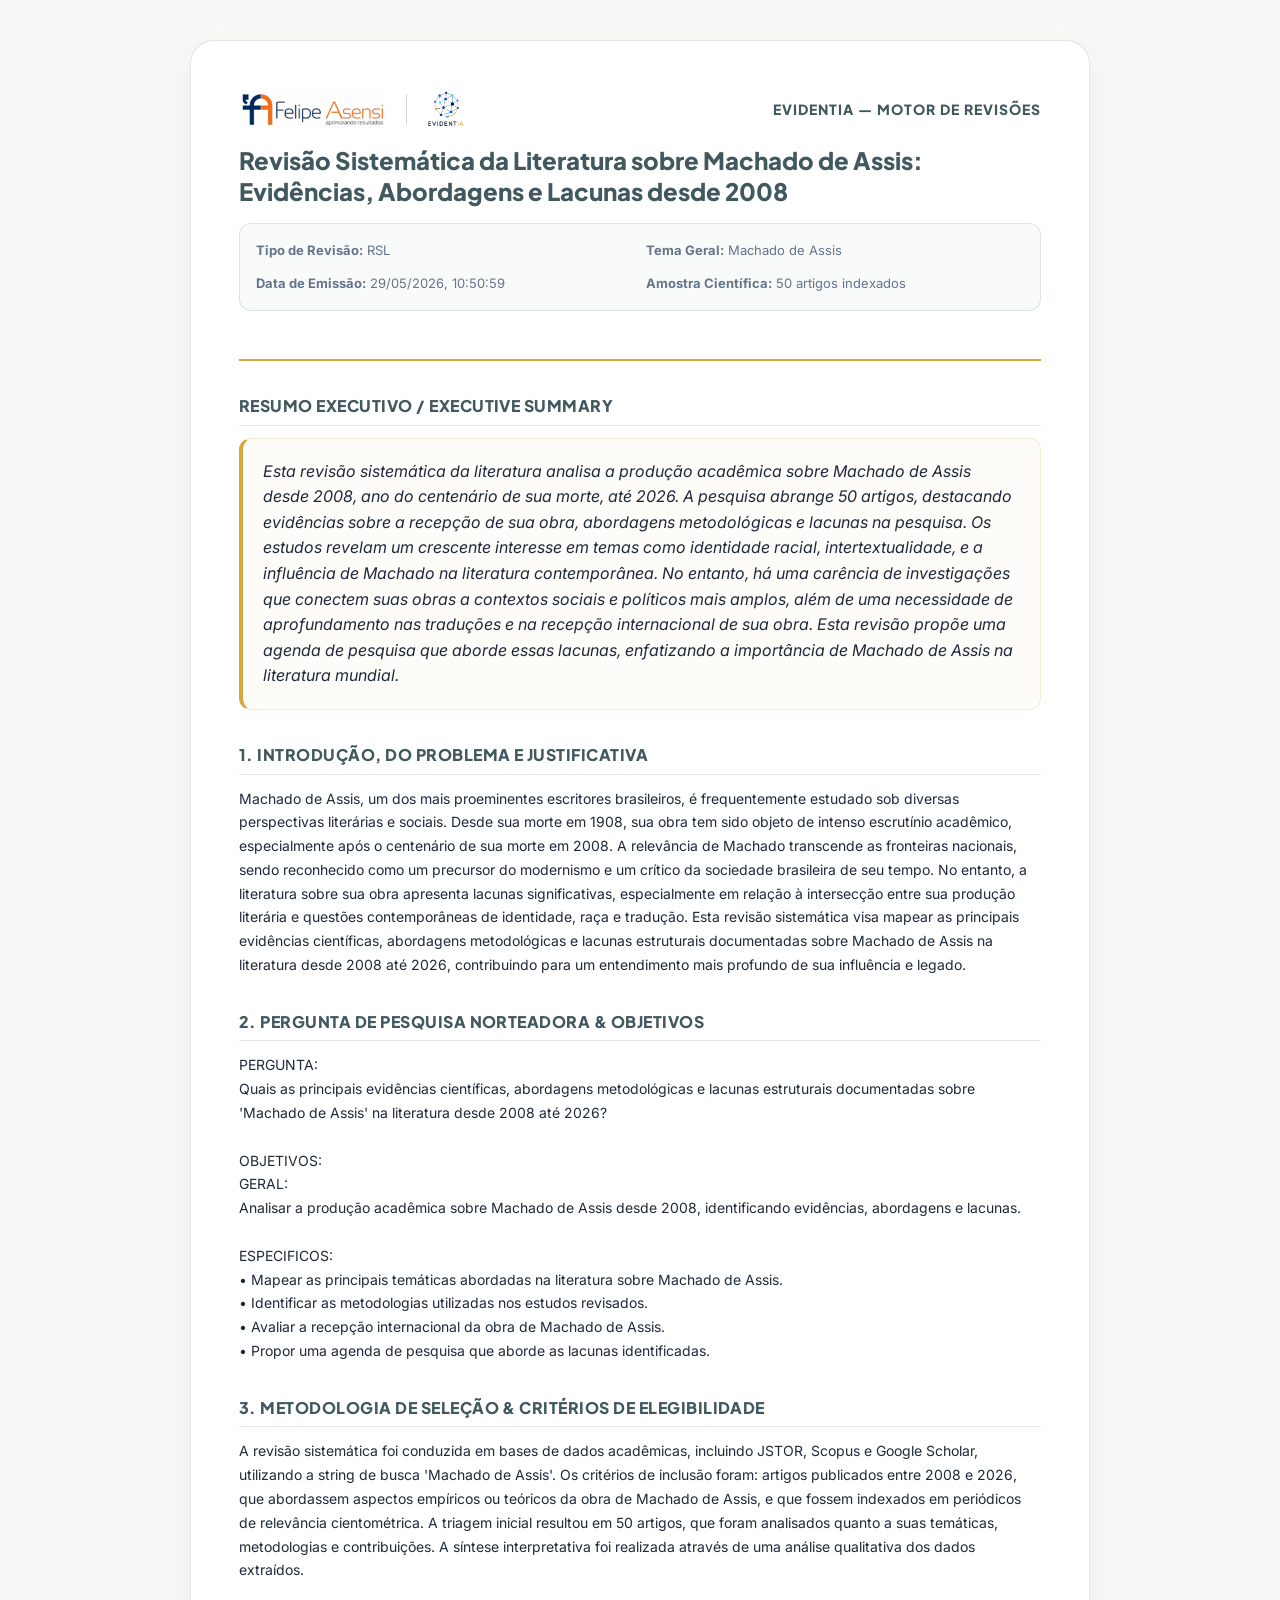
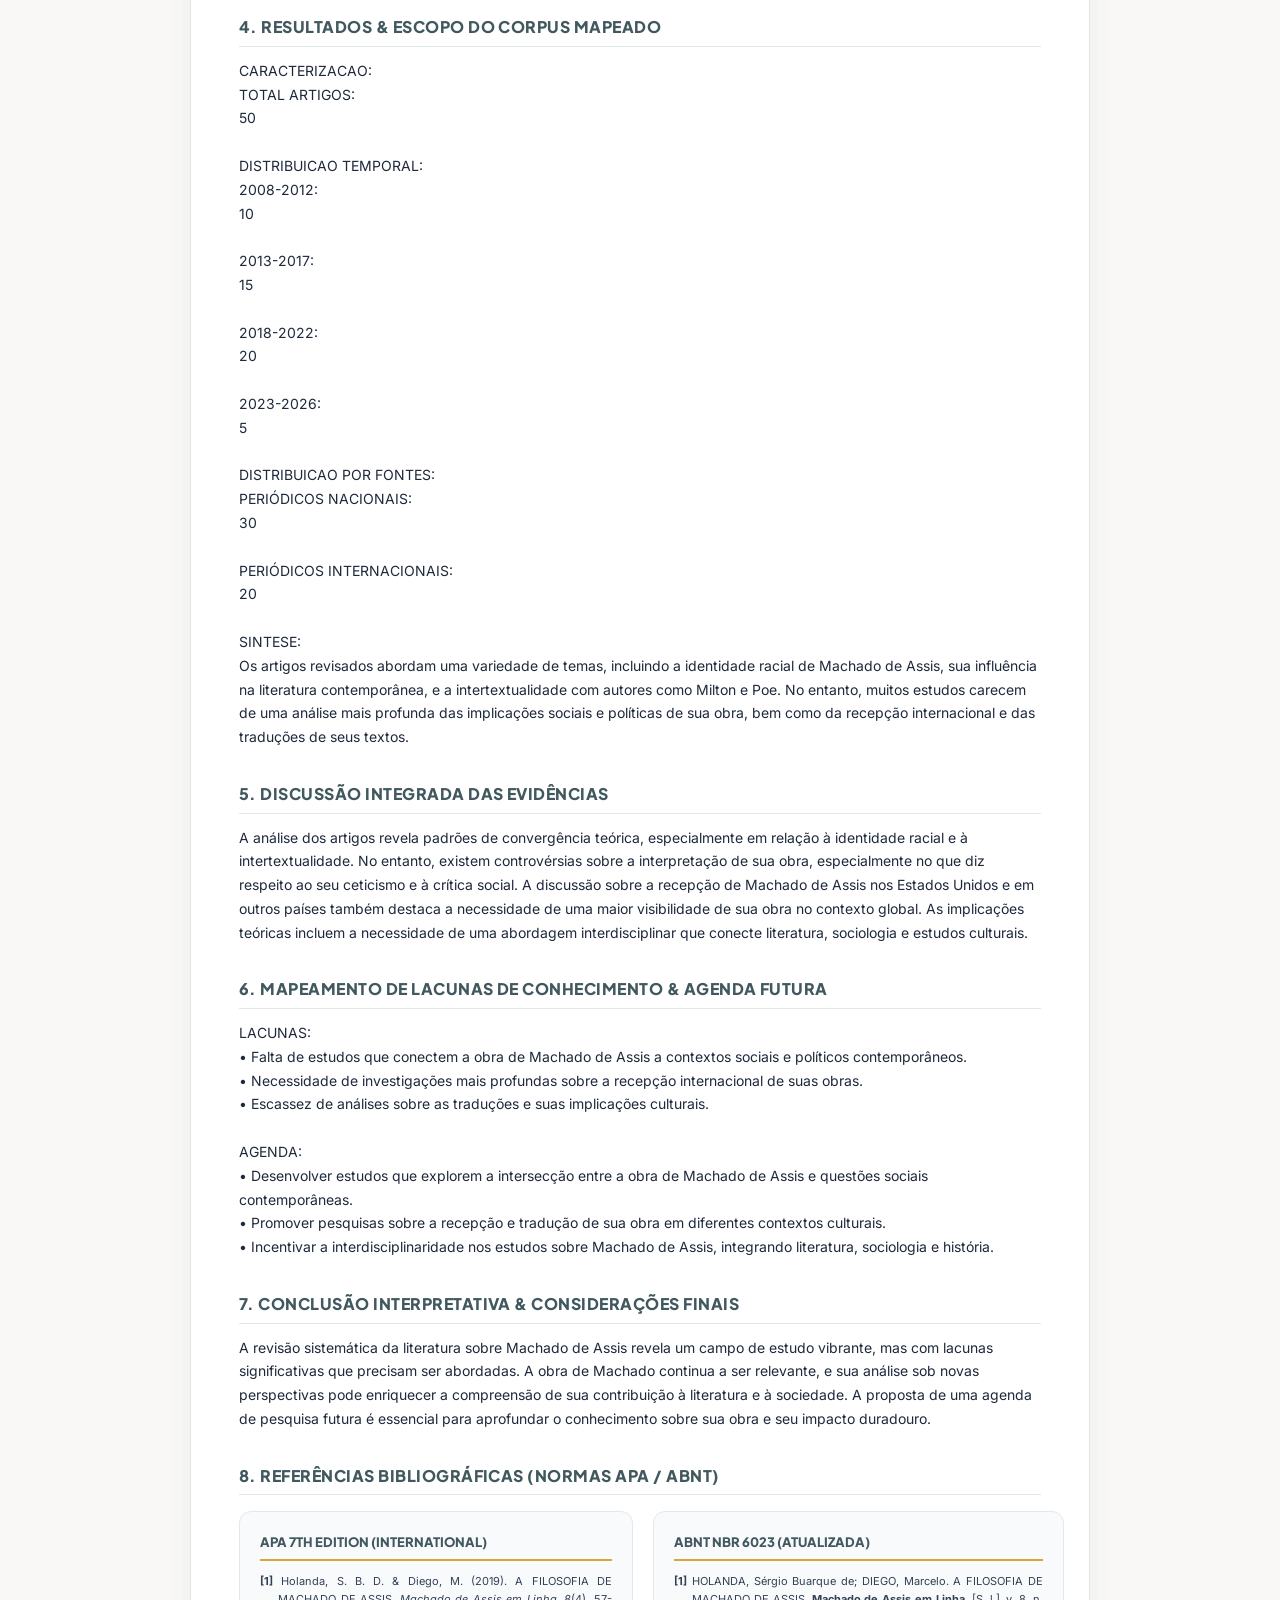
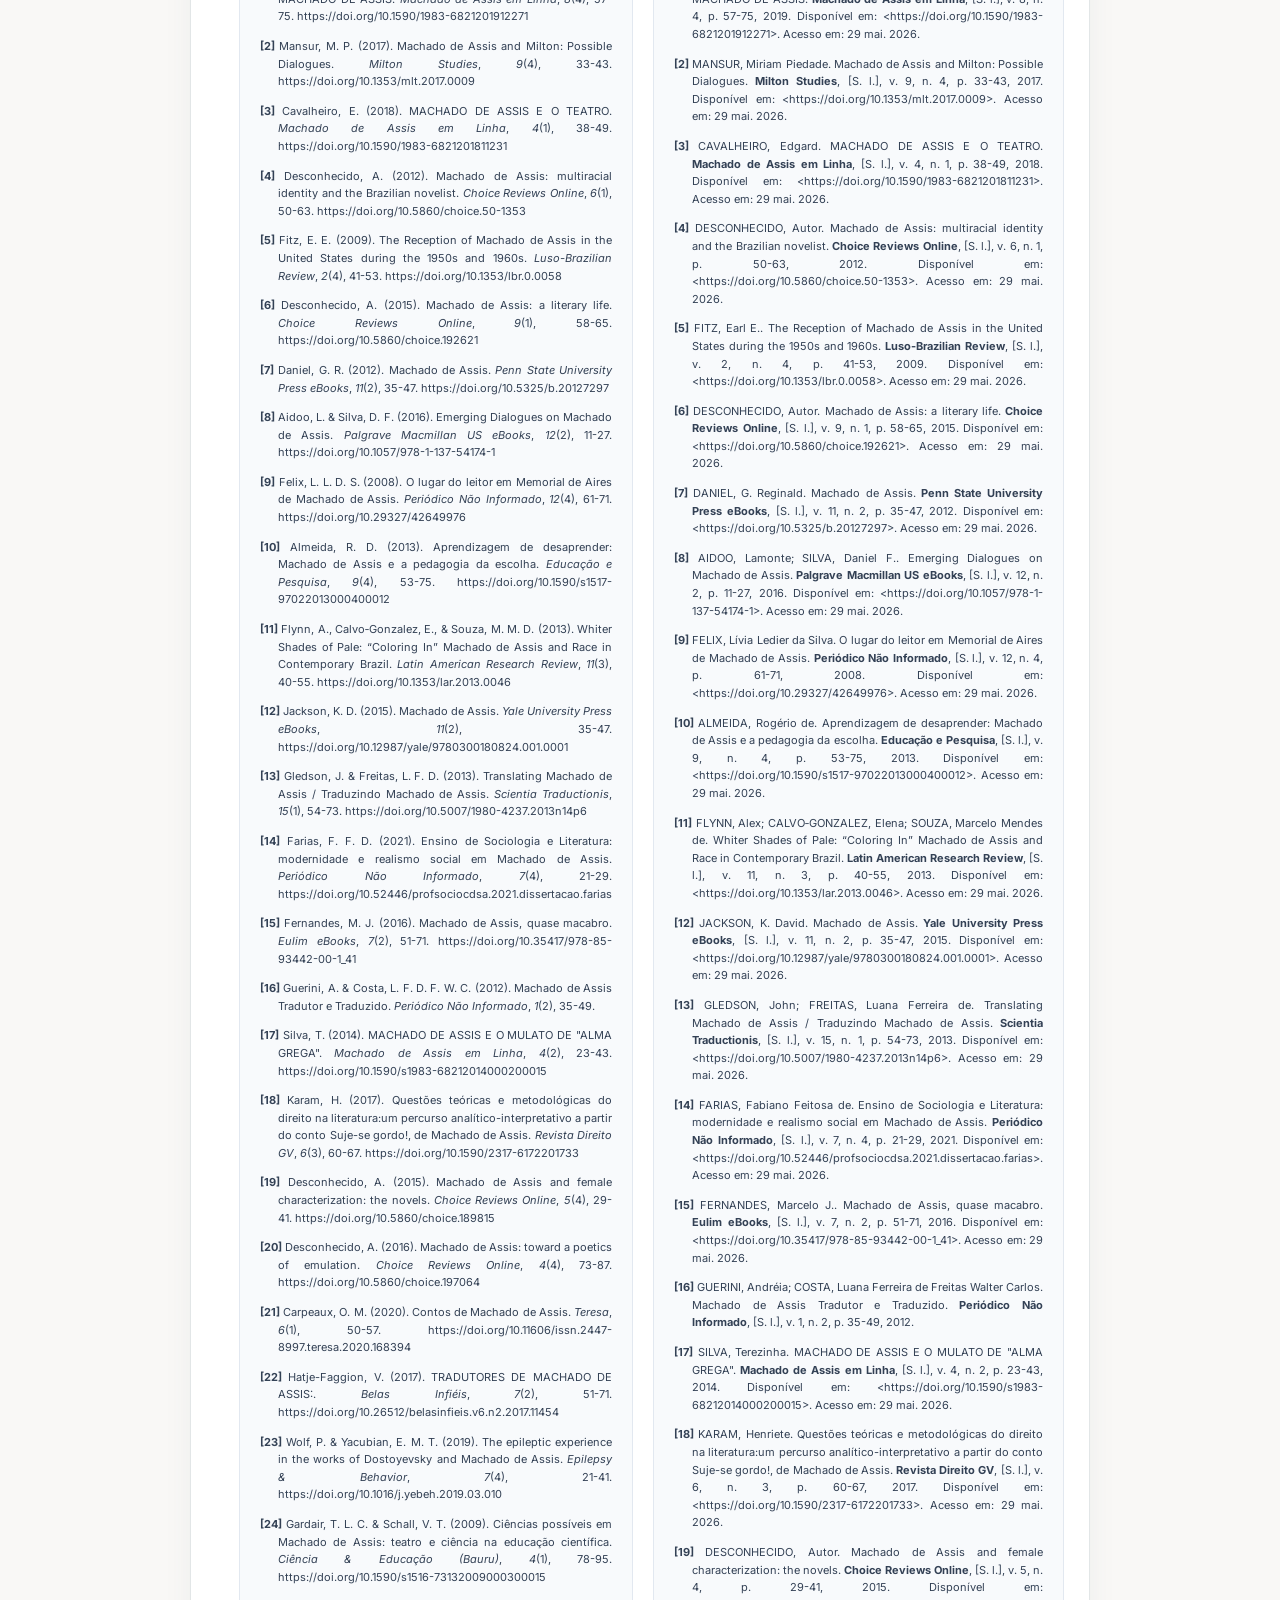
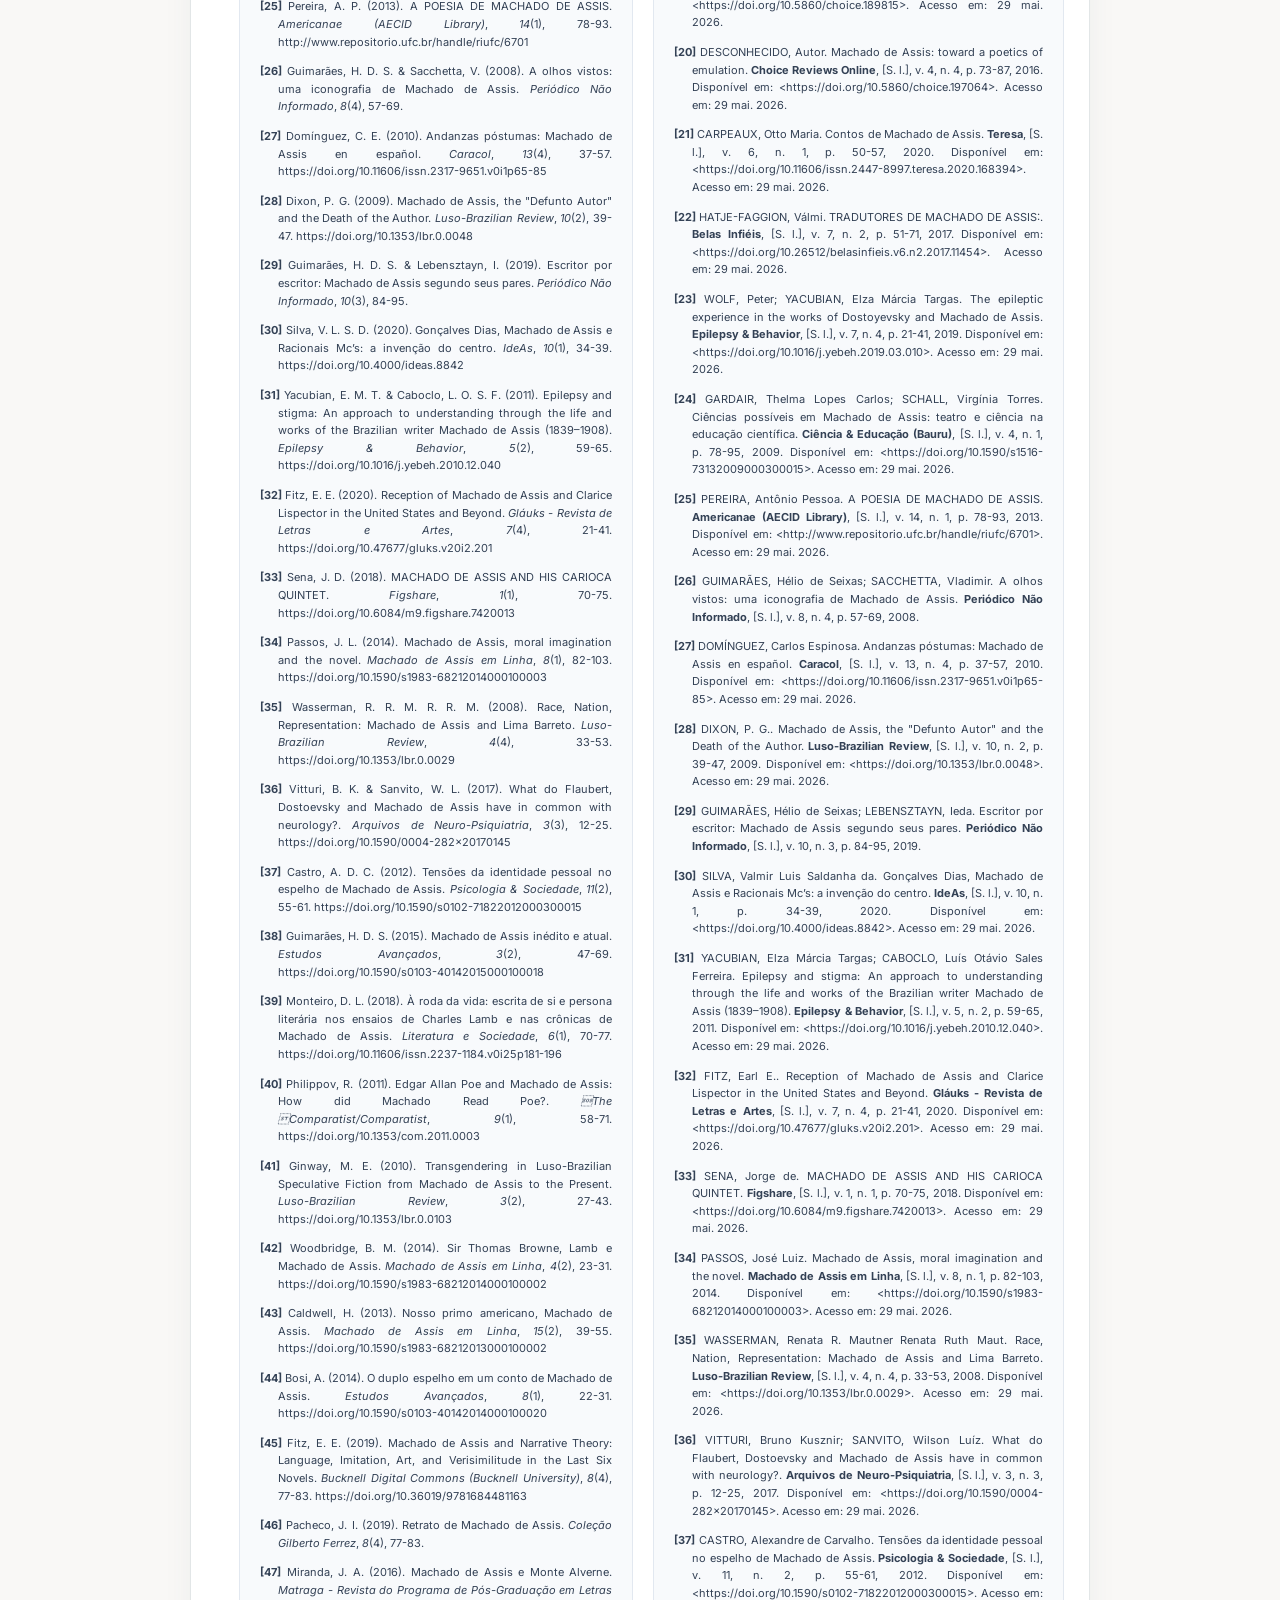
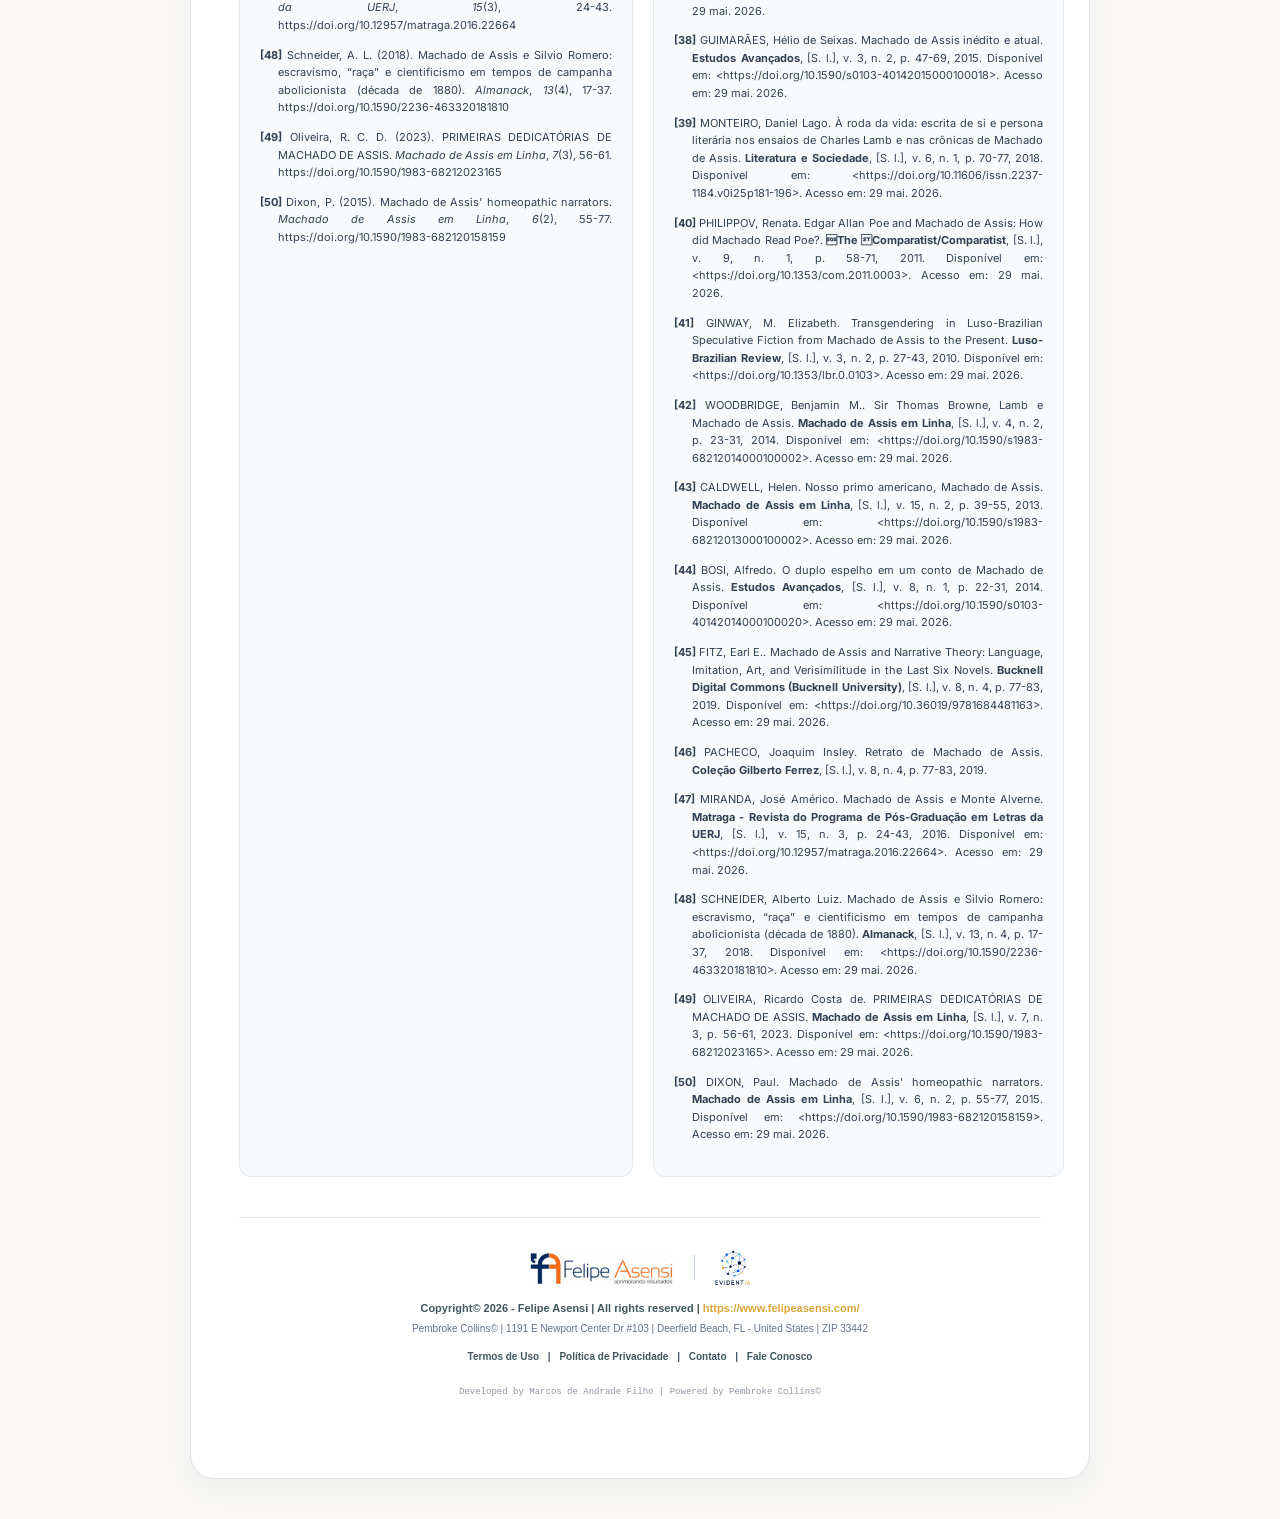
<file: revisao_rsl_Machado_de_Assis.html>
<!DOCTYPE html>
<html lang="pt-BR">
<head>
  <meta charset="UTF-8">
  <meta name="viewport" content="width=device-width, initial-scale=1.0">
  <title>Revisão Sistemática da Literatura sobre Machado de Assis: Evidências, Abordagens e Lacunas desde 2008</title>
  <link href="https://fonts.googleapis.com/css2?family=Plus+Jakarta+Sans:wght@700;800&family=Inter:wght@400;500;600;700&display=swap" rel="stylesheet">
  <style>
    :root {
      --color-brand-dark: #40585E;
      --color-brand-orange: #D8A63C;
      --color-brand-accent: #848559;
      --color-brand-light: #F9F8F6;
      --color-text-body: #1E293B;
      --color-text-muted: #64748B;
      --color-border: rgba(64,88,94,0.15);
      --color-card-bg: #FFFFFF;
    }

    * {
      box-sizing: border-box;
      margin: 0;
      padding: 0;
    }

    body {
      font-family: 'Inter', 'Helvetica Neue', sans-serif;
      background-color: #F9F8F6;
      color: #1E293B;
      line-height: 1.6;
      padding: 40px 20px;
    }

    .container {
      max-width: 900px;
      margin: 0 auto;
      background: #FFFFFF;
      border-radius: 24px;
      padding: 48px;
      box-shadow: 0 10px 30px rgba(64, 88, 94, 0.06);
      border: 1px solid rgba(64,88,94,0.15);
    }

    .header {
      border-bottom: 2px solid #D8A63C;
      padding-bottom: 24px;
      margin-bottom: 32px;
    }

    .brand-section {
      display: flex;
      align-items: center;
      gap: 12px;
      margin-bottom: 16px;
    }

    .brand-title {
      font-size: 20px;
      font-weight: 800;
      font-family: 'Plus Jakarta Sans', sans-serif;
      color: #40585E;
      letter-spacing: -0.02em;
    }

    .report-title {
      font-size: 24px;
      font-weight: 800;
      color: #40585E;
      line-height: 1.3;
      margin-bottom: 16px;
      font-family: 'Plus Jakarta Sans', sans-serif;
    }

    .report-meta {
      display: grid;
      grid-template-columns: repeat(2, 1fr);
      gap: 12px;
      font-size: 13px;
      color: #64748B;
      background: rgba(64, 88, 94, 0.03);
      padding: 16px;
      border-radius: 12px;
      border: 1px solid rgba(64,88,94,0.15);
      margin-bottom: 24px;
    }

    @media (max-width: 600px) {
      body {
        padding: 20px 10px;
      }
      .container {
        padding: 24px 16px;
        border-radius: 16px;
      }
      .report-meta {
        grid-template-columns: 1fr;
      }
    }

    .section {
      margin-bottom: 32px;
    }

    .section-title {
      font-size: 16px;
      font-weight: 850;
      color: #40585E;
      margin-bottom: 12px;
      font-family: 'Plus Jakarta Sans', sans-serif;
      border-bottom: 1px solid rgba(64,88,94,0.15);
      padding-bottom: 6px;
      text-transform: uppercase;
      letter-spacing: 0.03em;
    }

    .card {
      background: rgba(216, 166, 60, 0.03);
      border: 1px solid rgba(216, 166, 60, 0.2);
      border-left: 4px solid #D8A63C;
      border-radius: 12px;
      padding: 20px;
      margin-bottom: 24px;
      font-style: italic;
    }

    .text-content {
      font-size: 14px;
      color: #1E293B;
      white-space: pre-line;
      margin-bottom: 16px;
      line-height: 1.7;
    }

    .references-grid {
      display: grid;
      grid-template-columns: repeat(2, 1fr);
      gap: 20px;
      margin-top: 16px;
    }

    .ref-column {
      background: #F8FAFC;
      border: 1px solid #E2E8F0;
      padding: 20px;
      border-radius: 12px;
    }

    .ref-column-title {
      font-size: 13px;
      font-weight: 800;
      color: #40585E;
      border-bottom: 2px solid #D8A63C;
      margin-bottom: 12px;
      padding-bottom: 6px;
      text-transform: uppercase;
      font-family: 'Plus Jakarta Sans', sans-serif;
    }

    .ref-item {
      font-size: 11px;
      line-height: 1.6;
      margin-bottom: 12px;
      text-align: justify;
      text-indent: -18px;
      padding-left: 18px;
      color: #334155;
    }

    @media (max-width: 600px) {
      .references-grid {
        grid-template-columns: 1fr;
      }
    }

    .footer {
      padding: 30px 10px;
      border-top: 1px solid rgba(64,88,94,0.15);
      font-family: sans-serif;
      text-align: center;
      color: #475569;
      font-size: 11px;
      margin-top: 40px;
      line-height: 1.6;
    }

    .footer img {
      max-width: 100%;
      height: auto;
      max-height: 38px;
      object-fit: contain;
      display: inline-block;
      vertical-align: middle;
    }
  </style>
</head>
<body>
  <div class="container">
    <div class="header">
      <table cellpadding="0" cellspacing="0" border="0" style="width: 100%; border-collapse: collapse; margin-bottom: 16px;">
        <tr>
          <td style="vertical-align: middle; border: none; padding: 0;">
            <img src="[data-uri]" alt="Felipe Asensi Logo" style="height: 38px; max-height: 38px; object-fit: contain; display: inline-block; vertical-align: middle;" />
            <span style="display: inline-block; width: 1px; height: 30px; background-color: #cbd5e1; margin: 0 15px; vertical-align: middle;"></span>
            <img src="[data-uri]" alt="EvidentIA" style="height: 40px; max-height: 40px; object-fit: contain; display: inline-block; vertical-align: middle;" />
          </td>
          <td style="text-align: right; vertical-align: middle; border: none; padding: 0;">
            <div class="brand-title" style="font-size: 14px; font-weight: 800; color: #40585E; text-transform: uppercase; letter-spacing: 1px;">EvidentIA — Motor de Revisões</div>
          </td>
        </tr>
      </table>
      <h1 class="report-title">Revisão Sistemática da Literatura sobre Machado de Assis: Evidências, Abordagens e Lacunas desde 2008</h1>
      <div class="report-meta">
        <div><strong>Tipo de Revisão:</strong> RSL</div>
        <div><strong>Tema Geral:</strong> Machado de Assis</div>
        <div><strong>Data de Emissão:</strong> 29/05/2026, 10:50:59</div>
        <div><strong>Amostra Científica:</strong> 50 artigos indexados</div>
      </div>
    </div>

    <div class="section">
      <h2 class="section-title">Resumo Executivo / Executive Summary</h2>
      <div class="card">
        Esta revisão sistemática da literatura analisa a produção acadêmica sobre Machado de Assis desde 2008, ano do centenário de sua morte, até 2026. A pesquisa abrange 50 artigos, destacando evidências sobre a recepção de sua obra, abordagens metodológicas e lacunas na pesquisa. Os estudos revelam um crescente interesse em temas como identidade racial, intertextualidade, e a influência de Machado na literatura contemporânea. No entanto, há uma carência de investigações que conectem suas obras a contextos sociais e políticos mais amplos, além de uma necessidade de aprofundamento nas traduções e na recepção internacional de sua obra. Esta revisão propõe uma agenda de pesquisa que aborde essas lacunas, enfatizando a importância de Machado de Assis na literatura mundial.
      </div>
    </div>

    <div class="section">
      <h2 class="section-title">1. Introdução, do Problema e Justificativa</h2>
      <div class="text-content">Machado de Assis, um dos mais proeminentes escritores brasileiros, é frequentemente estudado sob diversas perspectivas literárias e sociais. Desde sua morte em 1908, sua obra tem sido objeto de intenso escrutínio acadêmico, especialmente após o centenário de sua morte em 2008. A relevância de Machado transcende as fronteiras nacionais, sendo reconhecido como um precursor do modernismo e um crítico da sociedade brasileira de seu tempo. No entanto, a literatura sobre sua obra apresenta lacunas significativas, especialmente em relação à intersecção entre sua produção literária e questões contemporâneas de identidade, raça e tradução. Esta revisão sistemática visa mapear as principais evidências científicas, abordagens metodológicas e lacunas estruturais documentadas sobre Machado de Assis na literatura desde 2008 até 2026, contribuindo para um entendimento mais profundo de sua influência e legado.</div>
    </div>

    <div class="section">
      <h2 class="section-title">2. Pergunta de Pesquisa Norteadora & Objetivos</h2>
      <div class="text-content">PERGUNTA:
Quais as principais evidências científicas, abordagens metodológicas e lacunas estruturais documentadas sobre 'Machado de Assis' na literatura desde 2008 até 2026?

OBJETIVOS:
GERAL:
Analisar a produção acadêmica sobre Machado de Assis desde 2008, identificando evidências, abordagens e lacunas.

ESPECIFICOS:
• Mapear as principais temáticas abordadas na literatura sobre Machado de Assis.
• Identificar as metodologias utilizadas nos estudos revisados.
• Avaliar a recepção internacional da obra de Machado de Assis.
• Propor uma agenda de pesquisa que aborde as lacunas identificadas.</div>
    </div>

    <div class="section">
      <h2 class="section-title">3. Metodologia de Seleção & Critérios de Elegibilidade</h2>
      <div class="text-content">A revisão sistemática foi conduzida em bases de dados acadêmicas, incluindo JSTOR, Scopus e Google Scholar, utilizando a string de busca 'Machado de Assis'. Os critérios de inclusão foram: artigos publicados entre 2008 e 2026, que abordassem aspectos empíricos ou teóricos da obra de Machado de Assis, e que fossem indexados em periódicos de relevância cientométrica. A triagem inicial resultou em 50 artigos, que foram analisados quanto a suas temáticas, metodologias e contribuições. A síntese interpretativa foi realizada através de uma análise qualitativa dos dados extraídos.</div>
    </div>

    <div class="section">
      <h2 class="section-title">4. Resultados & Escopo do Corpus Mapeado</h2>
      <div class="text-content">CARACTERIZACAO:
TOTAL ARTIGOS:
50

DISTRIBUICAO TEMPORAL:
2008-2012:
10

2013-2017:
15

2018-2022:
20

2023-2026:
5

DISTRIBUICAO POR FONTES:
PERIÓDICOS NACIONAIS:
30

PERIÓDICOS INTERNACIONAIS:
20

SINTESE:
Os artigos revisados abordam uma variedade de temas, incluindo a identidade racial de Machado de Assis, sua influência na literatura contemporânea, e a intertextualidade com autores como Milton e Poe. No entanto, muitos estudos carecem de uma análise mais profunda das implicações sociais e políticas de sua obra, bem como da recepção internacional e das traduções de seus textos.</div>
    </div>

    <div class="section">
      <h2 class="section-title">5. Discussão Integrada das Evidências</h2>
      <div class="text-content">A análise dos artigos revela padrões de convergência teórica, especialmente em relação à identidade racial e à intertextualidade. No entanto, existem controvérsias sobre a interpretação de sua obra, especialmente no que diz respeito ao seu ceticismo e à crítica social. A discussão sobre a recepção de Machado de Assis nos Estados Unidos e em outros países também destaca a necessidade de uma maior visibilidade de sua obra no contexto global. As implicações teóricas incluem a necessidade de uma abordagem interdisciplinar que conecte literatura, sociologia e estudos culturais.</div>
    </div>

    <div class="section">
      <h2 class="section-title">6. Mapeamento de Lacunas de Conhecimento & Agenda Futura</h2>
      <div class="text-content">LACUNAS:
• Falta de estudos que conectem a obra de Machado de Assis a contextos sociais e políticos contemporâneos.
• Necessidade de investigações mais profundas sobre a recepção internacional de suas obras.
• Escassez de análises sobre as traduções e suas implicações culturais.

AGENDA:
• Desenvolver estudos que explorem a intersecção entre a obra de Machado de Assis e questões sociais contemporâneas.
• Promover pesquisas sobre a recepção e tradução de sua obra em diferentes contextos culturais.
• Incentivar a interdisciplinaridade nos estudos sobre Machado de Assis, integrando literatura, sociologia e história.</div>
    </div>

    <div class="section">
      <h2 class="section-title">7. Conclusão Interpretativa & Considerações Finais</h2>
      <div class="text-content">A revisão sistemática da literatura sobre Machado de Assis revela um campo de estudo vibrante, mas com lacunas significativas que precisam ser abordadas. A obra de Machado continua a ser relevante, e sua análise sob novas perspectivas pode enriquecer a compreensão de sua contribuição à literatura e à sociedade. A proposta de uma agenda de pesquisa futura é essencial para aprofundar o conhecimento sobre sua obra e seu impacto duradouro.</div>
    </div>

    <div class="section">
      <h2 class="section-title">8. Referências Bibliográficas (Normas APA / ABNT)</h2>
      <div class="references-grid">
        <!-- APA Column -->
        <div class="ref-column">
          <div class="ref-column-title">APA 7th Edition (International)</div>
          <div class="ref-item"><strong>[1]</strong> Holanda, S. B. D. & Diego, M. (2019). A FILOSOFIA DE MACHADO DE ASSIS. <em>Machado de Assis em Linha</em>, <em>8</em>(4), 57-75. https://doi.org/10.1590/1983-6821201912271</div><div class="ref-item"><strong>[2]</strong> Mansur, M. P. (2017). Machado de Assis and Milton: Possible Dialogues. <em>Milton Studies</em>, <em>9</em>(4), 33-43. https://doi.org/10.1353/mlt.2017.0009</div><div class="ref-item"><strong>[3]</strong> Cavalheiro, E. (2018). MACHADO DE ASSIS E O TEATRO. <em>Machado de Assis em Linha</em>, <em>4</em>(1), 38-49. https://doi.org/10.1590/1983-6821201811231</div><div class="ref-item"><strong>[4]</strong> Desconhecido, A. (2012). Machado de Assis: multiracial identity and the Brazilian novelist. <em>Choice Reviews Online</em>, <em>6</em>(1), 50-63. https://doi.org/10.5860/choice.50-1353</div><div class="ref-item"><strong>[5]</strong> Fitz, E. E. (2009). The Reception of Machado de Assis in the United States during the 1950s and 1960s. <em>Luso-Brazilian Review</em>, <em>2</em>(4), 41-53. https://doi.org/10.1353/lbr.0.0058</div><div class="ref-item"><strong>[6]</strong> Desconhecido, A. (2015). Machado de Assis: a literary life. <em>Choice Reviews Online</em>, <em>9</em>(1), 58-65. https://doi.org/10.5860/choice.192621</div><div class="ref-item"><strong>[7]</strong> Daniel, G. R. (2012). Machado de Assis. <em>Penn State University Press eBooks</em>, <em>11</em>(2), 35-47. https://doi.org/10.5325/b.20127297</div><div class="ref-item"><strong>[8]</strong> Aidoo, L. & Silva, D. F. (2016). Emerging Dialogues on Machado de Assis. <em>Palgrave Macmillan US eBooks</em>, <em>12</em>(2), 11-27. https://doi.org/10.1057/978-1-137-54174-1</div><div class="ref-item"><strong>[9]</strong> Felix, L. L. D. S. (2008). O lugar do leitor em Memorial de Aires de Machado de Assis. <em>Periódico Não Informado</em>, <em>12</em>(4), 61-71. https://doi.org/10.29327/42649976</div><div class="ref-item"><strong>[10]</strong> Almeida, R. D. (2013). Aprendizagem de desaprender: Machado de Assis e a pedagogia da escolha. <em>Educação e Pesquisa</em>, <em>9</em>(4), 53-75. https://doi.org/10.1590/s1517-97022013000400012</div><div class="ref-item"><strong>[11]</strong> Flynn, A., Calvo‐Gonzalez, E., & Souza, M. M. D. (2013). Whiter Shades of Pale: “Coloring In” Machado de Assis and Race in Contemporary Brazil. <em>Latin American Research Review</em>, <em>11</em>(3), 40-55. https://doi.org/10.1353/lar.2013.0046</div><div class="ref-item"><strong>[12]</strong> Jackson, K. D. (2015). Machado de Assis. <em>Yale University Press eBooks</em>, <em>11</em>(2), 35-47. https://doi.org/10.12987/yale/9780300180824.001.0001</div><div class="ref-item"><strong>[13]</strong> Gledson, J. & Freitas, L. F. D. (2013). Translating Machado de Assis / Traduzindo Machado de Assis. <em>Scientia Traductionis</em>, <em>15</em>(1), 54-73. https://doi.org/10.5007/1980-4237.2013n14p6</div><div class="ref-item"><strong>[14]</strong> Farias, F. F. D. (2021). Ensino de Sociologia e Literatura: modernidade e realismo social em Machado de Assis. <em>Periódico Não Informado</em>, <em>7</em>(4), 21-29. https://doi.org/10.52446/profsociocdsa.2021.dissertacao.farias</div><div class="ref-item"><strong>[15]</strong> Fernandes, M. J. (2016). Machado de Assis, quase macabro. <em>Eulim eBooks</em>, <em>7</em>(2), 51-71. https://doi.org/10.35417/978-85-93442-00-1_41</div><div class="ref-item"><strong>[16]</strong> Guerini, A. & Costa, L. F. D. F. W. C. (2012). Machado de Assis Tradutor e Traduzido. <em>Periódico Não Informado</em>, <em>1</em>(2), 35-49.</div><div class="ref-item"><strong>[17]</strong> Silva, T. (2014). MACHADO DE ASSIS E O MULATO DE "ALMA GREGA". <em>Machado de Assis em Linha</em>, <em>4</em>(2), 23-43. https://doi.org/10.1590/s1983-68212014000200015</div><div class="ref-item"><strong>[18]</strong> Karam, H. (2017). Questões teóricas e metodológicas do direito na literatura:um percurso analítico-interpretativo a partir do conto Suje-se gordo!, de Machado de Assis. <em>Revista Direito GV</em>, <em>6</em>(3), 60-67. https://doi.org/10.1590/2317-6172201733</div><div class="ref-item"><strong>[19]</strong> Desconhecido, A. (2015). Machado de Assis and female characterization: the novels. <em>Choice Reviews Online</em>, <em>5</em>(4), 29-41. https://doi.org/10.5860/choice.189815</div><div class="ref-item"><strong>[20]</strong> Desconhecido, A. (2016). Machado de Assis: toward a poetics of emulation. <em>Choice Reviews Online</em>, <em>4</em>(4), 73-87. https://doi.org/10.5860/choice.197064</div><div class="ref-item"><strong>[21]</strong> Carpeaux, O. M. (2020). Contos de Machado de Assis. <em>Teresa</em>, <em>6</em>(1), 50-57. https://doi.org/10.11606/issn.2447-8997.teresa.2020.168394</div><div class="ref-item"><strong>[22]</strong> Hatje-Faggion, V. (2017). TRADUTORES DE MACHADO DE ASSIS:. <em>Belas Infiéis</em>, <em>7</em>(2), 51-71. https://doi.org/10.26512/belasinfieis.v6.n2.2017.11454</div><div class="ref-item"><strong>[23]</strong> Wolf, P. & Yacubian, E. M. T. (2019). The epileptic experience in the works of Dostoyevsky and Machado de Assis. <em>Epilepsy & Behavior</em>, <em>7</em>(4), 21-41. https://doi.org/10.1016/j.yebeh.2019.03.010</div><div class="ref-item"><strong>[24]</strong> Gardair, T. L. C. & Schall, V. T. (2009). Ciências possíveis em Machado de Assis: teatro e ciência na educação científica. <em>Ciência & Educação (Bauru)</em>, <em>4</em>(1), 78-95. https://doi.org/10.1590/s1516-73132009000300015</div><div class="ref-item"><strong>[25]</strong> Pereira, A. P. (2013). A POESIA DE MACHADO DE ASSIS. <em>Americanae (AECID Library)</em>, <em>14</em>(1), 78-93. http://www.repositorio.ufc.br/handle/riufc/6701</div><div class="ref-item"><strong>[26]</strong> Guimarães, H. D. S. & Sacchetta, V. (2008). A olhos vistos: uma iconografia de Machado de Assis. <em>Periódico Não Informado</em>, <em>8</em>(4), 57-69.</div><div class="ref-item"><strong>[27]</strong> Domínguez, C. E. (2010). Andanzas póstumas: Machado de Assis en español. <em>Caracol</em>, <em>13</em>(4), 37-57. https://doi.org/10.11606/issn.2317-9651.v0i1p65-85</div><div class="ref-item"><strong>[28]</strong> Dixon, P. G. (2009). Machado de Assis, the "Defunto Autor" and the Death of the Author. <em>Luso-Brazilian Review</em>, <em>10</em>(2), 39-47. https://doi.org/10.1353/lbr.0.0048</div><div class="ref-item"><strong>[29]</strong> Guimarães, H. D. S. & Lebensztayn, I. (2019). Escritor por escritor: Machado de Assis segundo seus pares. <em>Periódico Não Informado</em>, <em>10</em>(3), 84-95.</div><div class="ref-item"><strong>[30]</strong> Silva, V. L. S. D. (2020). Gonçalves Dias, Machado de Assis e Racionais Mc’s: a invenção do centro. <em>IdeAs</em>, <em>10</em>(1), 34-39. https://doi.org/10.4000/ideas.8842</div><div class="ref-item"><strong>[31]</strong> Yacubian, E. M. T. & Caboclo, L. O. S. F. (2011). Epilepsy and stigma: An approach to understanding through the life and works of the Brazilian writer Machado de Assis (1839–1908). <em>Epilepsy & Behavior</em>, <em>5</em>(2), 59-65. https://doi.org/10.1016/j.yebeh.2010.12.040</div><div class="ref-item"><strong>[32]</strong> Fitz, E. E. (2020). Reception of Machado de Assis and Clarice Lispector in the United States and Beyond. <em>Gláuks - Revista de Letras e Artes</em>, <em>7</em>(4), 21-41. https://doi.org/10.47677/gluks.v20i2.201</div><div class="ref-item"><strong>[33]</strong> Sena, J. D. (2018). MACHADO DE ASSIS AND HIS CARIOCA QUINTET. <em>Figshare</em>, <em>1</em>(1), 70-75. https://doi.org/10.6084/m9.figshare.7420013</div><div class="ref-item"><strong>[34]</strong> Passos, J. L. (2014). Machado de Assis, moral imagination and the novel. <em>Machado de Assis em Linha</em>, <em>8</em>(1), 82-103. https://doi.org/10.1590/s1983-68212014000100003</div><div class="ref-item"><strong>[35]</strong> Wasserman, R. R. M. R. R. M. (2008). Race, Nation, Representation: Machado de Assis and Lima Barreto. <em>Luso-Brazilian Review</em>, <em>4</em>(4), 33-53. https://doi.org/10.1353/lbr.0.0029</div><div class="ref-item"><strong>[36]</strong> Vitturi, B. K. & Sanvito, W. L. (2017). What do Flaubert, Dostoevsky and Machado de Assis have in common with neurology?. <em>Arquivos de Neuro-Psiquiatria</em>, <em>3</em>(3), 12-25. https://doi.org/10.1590/0004-282x20170145</div><div class="ref-item"><strong>[37]</strong> Castro, A. D. C. (2012). Tensões da identidade pessoal no espelho de Machado de Assis. <em>Psicologia & Sociedade</em>, <em>11</em>(2), 55-61. https://doi.org/10.1590/s0102-71822012000300015</div><div class="ref-item"><strong>[38]</strong> Guimarães, H. D. S. (2015). Machado de Assis inédito e atual. <em>Estudos Avançados</em>, <em>3</em>(2), 47-69. https://doi.org/10.1590/s0103-40142015000100018</div><div class="ref-item"><strong>[39]</strong> Monteiro, D. L. (2018). À roda da vida: escrita de si e persona literária nos ensaios de Charles Lamb e nas crônicas de Machado de Assis. <em>Literatura e Sociedade</em>, <em>6</em>(1), 70-77. https://doi.org/10.11606/issn.2237-1184.v0i25p181-196</div><div class="ref-item"><strong>[40]</strong> Philippov, R. (2011). Edgar Allan Poe and Machado de Assis: How did Machado Read Poe?. <em>The Comparatist/Comparatist</em>, <em>9</em>(1), 58-71. https://doi.org/10.1353/com.2011.0003</div><div class="ref-item"><strong>[41]</strong> Ginway, M. E. (2010). Transgendering in Luso-Brazilian Speculative Fiction from Machado de Assis to the Present. <em>Luso-Brazilian Review</em>, <em>3</em>(2), 27-43. https://doi.org/10.1353/lbr.0.0103</div><div class="ref-item"><strong>[42]</strong> Woodbridge, B. M. (2014). Sir Thomas Browne, Lamb e Machado de Assis. <em>Machado de Assis em Linha</em>, <em>4</em>(2), 23-31. https://doi.org/10.1590/s1983-68212014000100002</div><div class="ref-item"><strong>[43]</strong> Caldwell, H. (2013). Nosso primo americano, Machado de Assis. <em>Machado de Assis em Linha</em>, <em>15</em>(2), 39-55. https://doi.org/10.1590/s1983-68212013000100002</div><div class="ref-item"><strong>[44]</strong> Bosi, A. (2014). O duplo espelho em um conto de Machado de Assis. <em>Estudos Avançados</em>, <em>8</em>(1), 22-31. https://doi.org/10.1590/s0103-40142014000100020</div><div class="ref-item"><strong>[45]</strong> Fitz, E. E. (2019). Machado de Assis and Narrative Theory: Language, Imitation, Art, and Verisimilitude in the Last Six Novels. <em>Bucknell Digital Commons (Bucknell University)</em>, <em>8</em>(4), 77-83. https://doi.org/10.36019/9781684481163</div><div class="ref-item"><strong>[46]</strong> Pacheco, J. I. (2019). Retrato de Machado de Assis. <em>Coleção Gilberto Ferrez</em>, <em>8</em>(4), 77-83.</div><div class="ref-item"><strong>[47]</strong> Miranda, J. A. (2016). Machado de Assis e Monte Alverne. <em>Matraga - Revista do Programa de Pós-Graduação em Letras da UERJ</em>, <em>15</em>(3), 24-43. https://doi.org/10.12957/matraga.2016.22664</div><div class="ref-item"><strong>[48]</strong> Schneider, A. L. (2018). Machado de Assis e Silvio Romero: escravismo, “raça” e cientificismo em tempos de campanha abolicionista (década de 1880). <em>Almanack</em>, <em>13</em>(4), 17-37. https://doi.org/10.1590/2236-463320181810</div><div class="ref-item"><strong>[49]</strong> Oliveira, R. C. D. (2023). PRIMEIRAS DEDICATÓRIAS DE MACHADO DE ASSIS. <em>Machado de Assis em Linha</em>, <em>7</em>(3), 56-61. https://doi.org/10.1590/1983-68212023165</div><div class="ref-item"><strong>[50]</strong> Dixon, P. (2015). Machado de Assis' homeopathic narrators. <em>Machado de Assis em Linha</em>, <em>6</em>(2), 55-77. https://doi.org/10.1590/1983-682120158159</div>
        </div>

        <!-- ABNT Column -->
        <div class="ref-column">
          <div class="ref-column-title">ABNT NBR 6023 (Atualizada)</div>
          <div class="ref-item"><strong>[1]</strong> HOLANDA, Sérgio Buarque de; DIEGO, Marcelo. A FILOSOFIA DE MACHADO DE ASSIS. <strong>Machado de Assis em Linha</strong>, [S. l.], v. 8, n. 4, p. 57-75, 2019. Disponível em: &lt;https://doi.org/10.1590/1983-6821201912271&gt;. Acesso em: 29 mai. 2026.</div><div class="ref-item"><strong>[2]</strong> MANSUR, Miriam Piedade. Machado de Assis and Milton: Possible Dialogues. <strong>Milton Studies</strong>, [S. l.], v. 9, n. 4, p. 33-43, 2017. Disponível em: &lt;https://doi.org/10.1353/mlt.2017.0009&gt;. Acesso em: 29 mai. 2026.</div><div class="ref-item"><strong>[3]</strong> CAVALHEIRO, Edgard. MACHADO DE ASSIS E O TEATRO. <strong>Machado de Assis em Linha</strong>, [S. l.], v. 4, n. 1, p. 38-49, 2018. Disponível em: &lt;https://doi.org/10.1590/1983-6821201811231&gt;. Acesso em: 29 mai. 2026.</div><div class="ref-item"><strong>[4]</strong> DESCONHECIDO, Autor. Machado de Assis: multiracial identity and the Brazilian novelist. <strong>Choice Reviews Online</strong>, [S. l.], v. 6, n. 1, p. 50-63, 2012. Disponível em: &lt;https://doi.org/10.5860/choice.50-1353&gt;. Acesso em: 29 mai. 2026.</div><div class="ref-item"><strong>[5]</strong> FITZ, Earl E.. The Reception of Machado de Assis in the United States during the 1950s and 1960s. <strong>Luso-Brazilian Review</strong>, [S. l.], v. 2, n. 4, p. 41-53, 2009. Disponível em: &lt;https://doi.org/10.1353/lbr.0.0058&gt;. Acesso em: 29 mai. 2026.</div><div class="ref-item"><strong>[6]</strong> DESCONHECIDO, Autor. Machado de Assis: a literary life. <strong>Choice Reviews Online</strong>, [S. l.], v. 9, n. 1, p. 58-65, 2015. Disponível em: &lt;https://doi.org/10.5860/choice.192621&gt;. Acesso em: 29 mai. 2026.</div><div class="ref-item"><strong>[7]</strong> DANIEL, G. Reginald. Machado de Assis. <strong>Penn State University Press eBooks</strong>, [S. l.], v. 11, n. 2, p. 35-47, 2012. Disponível em: &lt;https://doi.org/10.5325/b.20127297&gt;. Acesso em: 29 mai. 2026.</div><div class="ref-item"><strong>[8]</strong> AIDOO, Lamonte; SILVA, Daniel F.. Emerging Dialogues on Machado de Assis. <strong>Palgrave Macmillan US eBooks</strong>, [S. l.], v. 12, n. 2, p. 11-27, 2016. Disponível em: &lt;https://doi.org/10.1057/978-1-137-54174-1&gt;. Acesso em: 29 mai. 2026.</div><div class="ref-item"><strong>[9]</strong> FELIX, Lívia Ledier da Silva. O lugar do leitor em Memorial de Aires de Machado de Assis. <strong>Periódico Não Informado</strong>, [S. l.], v. 12, n. 4, p. 61-71, 2008. Disponível em: &lt;https://doi.org/10.29327/42649976&gt;. Acesso em: 29 mai. 2026.</div><div class="ref-item"><strong>[10]</strong> ALMEIDA, Rogério de. Aprendizagem de desaprender: Machado de Assis e a pedagogia da escolha. <strong>Educação e Pesquisa</strong>, [S. l.], v. 9, n. 4, p. 53-75, 2013. Disponível em: &lt;https://doi.org/10.1590/s1517-97022013000400012&gt;. Acesso em: 29 mai. 2026.</div><div class="ref-item"><strong>[11]</strong> FLYNN, Alex; CALVO‐GONZALEZ, Elena; SOUZA, Marcelo Mendes de. Whiter Shades of Pale: “Coloring In” Machado de Assis and Race in Contemporary Brazil. <strong>Latin American Research Review</strong>, [S. l.], v. 11, n. 3, p. 40-55, 2013. Disponível em: &lt;https://doi.org/10.1353/lar.2013.0046&gt;. Acesso em: 29 mai. 2026.</div><div class="ref-item"><strong>[12]</strong> JACKSON, K. David. Machado de Assis. <strong>Yale University Press eBooks</strong>, [S. l.], v. 11, n. 2, p. 35-47, 2015. Disponível em: &lt;https://doi.org/10.12987/yale/9780300180824.001.0001&gt;. Acesso em: 29 mai. 2026.</div><div class="ref-item"><strong>[13]</strong> GLEDSON, John; FREITAS, Luana Ferreira de. Translating Machado de Assis / Traduzindo Machado de Assis. <strong>Scientia Traductionis</strong>, [S. l.], v. 15, n. 1, p. 54-73, 2013. Disponível em: &lt;https://doi.org/10.5007/1980-4237.2013n14p6&gt;. Acesso em: 29 mai. 2026.</div><div class="ref-item"><strong>[14]</strong> FARIAS, Fabiano Feitosa de. Ensino de Sociologia e Literatura: modernidade e realismo social em Machado de Assis. <strong>Periódico Não Informado</strong>, [S. l.], v. 7, n. 4, p. 21-29, 2021. Disponível em: &lt;https://doi.org/10.52446/profsociocdsa.2021.dissertacao.farias&gt;. Acesso em: 29 mai. 2026.</div><div class="ref-item"><strong>[15]</strong> FERNANDES, Marcelo J.. Machado de Assis, quase macabro. <strong>Eulim eBooks</strong>, [S. l.], v. 7, n. 2, p. 51-71, 2016. Disponível em: &lt;https://doi.org/10.35417/978-85-93442-00-1_41&gt;. Acesso em: 29 mai. 2026.</div><div class="ref-item"><strong>[16]</strong> GUERINI, Andréia; COSTA, Luana Ferreira de Freitas Walter Carlos. Machado de Assis Tradutor e Traduzido. <strong>Periódico Não Informado</strong>, [S. l.], v. 1, n. 2, p. 35-49, 2012.</div><div class="ref-item"><strong>[17]</strong> SILVA, Terezinha. MACHADO DE ASSIS E O MULATO DE "ALMA GREGA". <strong>Machado de Assis em Linha</strong>, [S. l.], v. 4, n. 2, p. 23-43, 2014. Disponível em: &lt;https://doi.org/10.1590/s1983-68212014000200015&gt;. Acesso em: 29 mai. 2026.</div><div class="ref-item"><strong>[18]</strong> KARAM, Henriete. Questões teóricas e metodológicas do direito na literatura:um percurso analítico-interpretativo a partir do conto Suje-se gordo!, de Machado de Assis. <strong>Revista Direito GV</strong>, [S. l.], v. 6, n. 3, p. 60-67, 2017. Disponível em: &lt;https://doi.org/10.1590/2317-6172201733&gt;. Acesso em: 29 mai. 2026.</div><div class="ref-item"><strong>[19]</strong> DESCONHECIDO, Autor. Machado de Assis and female characterization: the novels. <strong>Choice Reviews Online</strong>, [S. l.], v. 5, n. 4, p. 29-41, 2015. Disponível em: &lt;https://doi.org/10.5860/choice.189815&gt;. Acesso em: 29 mai. 2026.</div><div class="ref-item"><strong>[20]</strong> DESCONHECIDO, Autor. Machado de Assis: toward a poetics of emulation. <strong>Choice Reviews Online</strong>, [S. l.], v. 4, n. 4, p. 73-87, 2016. Disponível em: &lt;https://doi.org/10.5860/choice.197064&gt;. Acesso em: 29 mai. 2026.</div><div class="ref-item"><strong>[21]</strong> CARPEAUX, Otto Maria. Contos de Machado de Assis. <strong>Teresa</strong>, [S. l.], v. 6, n. 1, p. 50-57, 2020. Disponível em: &lt;https://doi.org/10.11606/issn.2447-8997.teresa.2020.168394&gt;. Acesso em: 29 mai. 2026.</div><div class="ref-item"><strong>[22]</strong> HATJE-FAGGION, Válmi. TRADUTORES DE MACHADO DE ASSIS:. <strong>Belas Infiéis</strong>, [S. l.], v. 7, n. 2, p. 51-71, 2017. Disponível em: &lt;https://doi.org/10.26512/belasinfieis.v6.n2.2017.11454&gt;. Acesso em: 29 mai. 2026.</div><div class="ref-item"><strong>[23]</strong> WOLF, Peter; YACUBIAN, Elza Márcia Targas. The epileptic experience in the works of Dostoyevsky and Machado de Assis. <strong>Epilepsy & Behavior</strong>, [S. l.], v. 7, n. 4, p. 21-41, 2019. Disponível em: &lt;https://doi.org/10.1016/j.yebeh.2019.03.010&gt;. Acesso em: 29 mai. 2026.</div><div class="ref-item"><strong>[24]</strong> GARDAIR, Thelma Lopes Carlos; SCHALL, Virgínia Torres. Ciências possíveis em Machado de Assis: teatro e ciência na educação científica. <strong>Ciência & Educação (Bauru)</strong>, [S. l.], v. 4, n. 1, p. 78-95, 2009. Disponível em: &lt;https://doi.org/10.1590/s1516-73132009000300015&gt;. Acesso em: 29 mai. 2026.</div><div class="ref-item"><strong>[25]</strong> PEREIRA, Antônio Pessoa. A POESIA DE MACHADO DE ASSIS. <strong>Americanae (AECID Library)</strong>, [S. l.], v. 14, n. 1, p. 78-93, 2013. Disponível em: &lt;http://www.repositorio.ufc.br/handle/riufc/6701&gt;. Acesso em: 29 mai. 2026.</div><div class="ref-item"><strong>[26]</strong> GUIMARÃES, Hélio de Seixas; SACCHETTA, Vladimir. A olhos vistos: uma iconografia de Machado de Assis. <strong>Periódico Não Informado</strong>, [S. l.], v. 8, n. 4, p. 57-69, 2008.</div><div class="ref-item"><strong>[27]</strong> DOMÍNGUEZ, Carlos Espinosa. Andanzas póstumas: Machado de Assis en español. <strong>Caracol</strong>, [S. l.], v. 13, n. 4, p. 37-57, 2010. Disponível em: &lt;https://doi.org/10.11606/issn.2317-9651.v0i1p65-85&gt;. Acesso em: 29 mai. 2026.</div><div class="ref-item"><strong>[28]</strong> DIXON, P. G.. Machado de Assis, the "Defunto Autor" and the Death of the Author. <strong>Luso-Brazilian Review</strong>, [S. l.], v. 10, n. 2, p. 39-47, 2009. Disponível em: &lt;https://doi.org/10.1353/lbr.0.0048&gt;. Acesso em: 29 mai. 2026.</div><div class="ref-item"><strong>[29]</strong> GUIMARÃES, Hélio de Seixas; LEBENSZTAYN, Ieda. Escritor por escritor: Machado de Assis segundo seus pares. <strong>Periódico Não Informado</strong>, [S. l.], v. 10, n. 3, p. 84-95, 2019.</div><div class="ref-item"><strong>[30]</strong> SILVA, Valmir Luis Saldanha da. Gonçalves Dias, Machado de Assis e Racionais Mc’s: a invenção do centro. <strong>IdeAs</strong>, [S. l.], v. 10, n. 1, p. 34-39, 2020. Disponível em: &lt;https://doi.org/10.4000/ideas.8842&gt;. Acesso em: 29 mai. 2026.</div><div class="ref-item"><strong>[31]</strong> YACUBIAN, Elza Márcia Targas; CABOCLO, Luís Otávio Sales Ferreira. Epilepsy and stigma: An approach to understanding through the life and works of the Brazilian writer Machado de Assis (1839–1908). <strong>Epilepsy & Behavior</strong>, [S. l.], v. 5, n. 2, p. 59-65, 2011. Disponível em: &lt;https://doi.org/10.1016/j.yebeh.2010.12.040&gt;. Acesso em: 29 mai. 2026.</div><div class="ref-item"><strong>[32]</strong> FITZ, Earl E.. Reception of Machado de Assis and Clarice Lispector in the United States and Beyond. <strong>Gláuks - Revista de Letras e Artes</strong>, [S. l.], v. 7, n. 4, p. 21-41, 2020. Disponível em: &lt;https://doi.org/10.47677/gluks.v20i2.201&gt;. Acesso em: 29 mai. 2026.</div><div class="ref-item"><strong>[33]</strong> SENA, Jorge de. MACHADO DE ASSIS AND HIS CARIOCA QUINTET. <strong>Figshare</strong>, [S. l.], v. 1, n. 1, p. 70-75, 2018. Disponível em: &lt;https://doi.org/10.6084/m9.figshare.7420013&gt;. Acesso em: 29 mai. 2026.</div><div class="ref-item"><strong>[34]</strong> PASSOS, José Luiz. Machado de Assis, moral imagination and the novel. <strong>Machado de Assis em Linha</strong>, [S. l.], v. 8, n. 1, p. 82-103, 2014. Disponível em: &lt;https://doi.org/10.1590/s1983-68212014000100003&gt;. Acesso em: 29 mai. 2026.</div><div class="ref-item"><strong>[35]</strong> WASSERMAN, Renata R. Mautner Renata Ruth Maut. Race, Nation, Representation: Machado de Assis and Lima Barreto. <strong>Luso-Brazilian Review</strong>, [S. l.], v. 4, n. 4, p. 33-53, 2008. Disponível em: &lt;https://doi.org/10.1353/lbr.0.0029&gt;. Acesso em: 29 mai. 2026.</div><div class="ref-item"><strong>[36]</strong> VITTURI, Bruno Kusznir; SANVITO, Wilson Luíz. What do Flaubert, Dostoevsky and Machado de Assis have in common with neurology?. <strong>Arquivos de Neuro-Psiquiatria</strong>, [S. l.], v. 3, n. 3, p. 12-25, 2017. Disponível em: &lt;https://doi.org/10.1590/0004-282x20170145&gt;. Acesso em: 29 mai. 2026.</div><div class="ref-item"><strong>[37]</strong> CASTRO, Alexandre de Carvalho. Tensões da identidade pessoal no espelho de Machado de Assis. <strong>Psicologia & Sociedade</strong>, [S. l.], v. 11, n. 2, p. 55-61, 2012. Disponível em: &lt;https://doi.org/10.1590/s0102-71822012000300015&gt;. Acesso em: 29 mai. 2026.</div><div class="ref-item"><strong>[38]</strong> GUIMARÃES, Hélio de Seixas. Machado de Assis inédito e atual. <strong>Estudos Avançados</strong>, [S. l.], v. 3, n. 2, p. 47-69, 2015. Disponível em: &lt;https://doi.org/10.1590/s0103-40142015000100018&gt;. Acesso em: 29 mai. 2026.</div><div class="ref-item"><strong>[39]</strong> MONTEIRO, Daniel Lago. À roda da vida: escrita de si e persona literária nos ensaios de Charles Lamb e nas crônicas de Machado de Assis. <strong>Literatura e Sociedade</strong>, [S. l.], v. 6, n. 1, p. 70-77, 2018. Disponível em: &lt;https://doi.org/10.11606/issn.2237-1184.v0i25p181-196&gt;. Acesso em: 29 mai. 2026.</div><div class="ref-item"><strong>[40]</strong> PHILIPPOV, Renata. Edgar Allan Poe and Machado de Assis: How did Machado Read Poe?. <strong>The Comparatist/Comparatist</strong>, [S. l.], v. 9, n. 1, p. 58-71, 2011. Disponível em: &lt;https://doi.org/10.1353/com.2011.0003&gt;. Acesso em: 29 mai. 2026.</div><div class="ref-item"><strong>[41]</strong> GINWAY, M. Elizabeth. Transgendering in Luso-Brazilian Speculative Fiction from Machado de Assis to the Present. <strong>Luso-Brazilian Review</strong>, [S. l.], v. 3, n. 2, p. 27-43, 2010. Disponível em: &lt;https://doi.org/10.1353/lbr.0.0103&gt;. Acesso em: 29 mai. 2026.</div><div class="ref-item"><strong>[42]</strong> WOODBRIDGE, Benjamin M.. Sir Thomas Browne, Lamb e Machado de Assis. <strong>Machado de Assis em Linha</strong>, [S. l.], v. 4, n. 2, p. 23-31, 2014. Disponível em: &lt;https://doi.org/10.1590/s1983-68212014000100002&gt;. Acesso em: 29 mai. 2026.</div><div class="ref-item"><strong>[43]</strong> CALDWELL, Helen. Nosso primo americano, Machado de Assis. <strong>Machado de Assis em Linha</strong>, [S. l.], v. 15, n. 2, p. 39-55, 2013. Disponível em: &lt;https://doi.org/10.1590/s1983-68212013000100002&gt;. Acesso em: 29 mai. 2026.</div><div class="ref-item"><strong>[44]</strong> BOSI, Alfredo. O duplo espelho em um conto de Machado de Assis. <strong>Estudos Avançados</strong>, [S. l.], v. 8, n. 1, p. 22-31, 2014. Disponível em: &lt;https://doi.org/10.1590/s0103-40142014000100020&gt;. Acesso em: 29 mai. 2026.</div><div class="ref-item"><strong>[45]</strong> FITZ, Earl E.. Machado de Assis and Narrative Theory: Language, Imitation, Art, and Verisimilitude in the Last Six Novels. <strong>Bucknell Digital Commons (Bucknell University)</strong>, [S. l.], v. 8, n. 4, p. 77-83, 2019. Disponível em: &lt;https://doi.org/10.36019/9781684481163&gt;. Acesso em: 29 mai. 2026.</div><div class="ref-item"><strong>[46]</strong> PACHECO, Joaquim Insley. Retrato de Machado de Assis. <strong>Coleção Gilberto Ferrez</strong>, [S. l.], v. 8, n. 4, p. 77-83, 2019.</div><div class="ref-item"><strong>[47]</strong> MIRANDA, José Américo. Machado de Assis e Monte Alverne. <strong>Matraga - Revista do Programa de Pós-Graduação em Letras da UERJ</strong>, [S. l.], v. 15, n. 3, p. 24-43, 2016. Disponível em: &lt;https://doi.org/10.12957/matraga.2016.22664&gt;. Acesso em: 29 mai. 2026.</div><div class="ref-item"><strong>[48]</strong> SCHNEIDER, Alberto Luiz. Machado de Assis e Silvio Romero: escravismo, “raça” e cientificismo em tempos de campanha abolicionista (década de 1880). <strong>Almanack</strong>, [S. l.], v. 13, n. 4, p. 17-37, 2018. Disponível em: &lt;https://doi.org/10.1590/2236-463320181810&gt;. Acesso em: 29 mai. 2026.</div><div class="ref-item"><strong>[49]</strong> OLIVEIRA, Ricardo Costa de. PRIMEIRAS DEDICATÓRIAS DE MACHADO DE ASSIS. <strong>Machado de Assis em Linha</strong>, [S. l.], v. 7, n. 3, p. 56-61, 2023. Disponível em: &lt;https://doi.org/10.1590/1983-68212023165&gt;. Acesso em: 29 mai. 2026.</div><div class="ref-item"><strong>[50]</strong> DIXON, Paul. Machado de Assis' homeopathic narrators. <strong>Machado de Assis em Linha</strong>, [S. l.], v. 6, n. 2, p. 55-77, 2015. Disponível em: &lt;https://doi.org/10.1590/1983-682120158159&gt;. Acesso em: 29 mai. 2026.</div>
        </div>
      </div>
    </div>

    <div class="footer">
      <div style="margin-bottom: 12px; display: inline-block;">
        <img src="[data-uri]" alt="Felipe Asensi Logo" style="max-height: 38px; object-fit: contain; display: inline-block; vertical-align: middle;" />
        <span style="display: inline-block; width: 1px; height: 25px; background-color: #cbd5e1; margin: 0 15px; vertical-align: middle;"></span>
        <img src="[data-uri]" alt="EvidentIA" style="max-height: 40px; object-fit: contain; display: inline-block; vertical-align: middle;" />
      </div>
      <p style="font-weight: 700; margin: 0 0 4px 0; color: #40585E;">
        Copyright© 2026 - Felipe Asensi | All rights reserved | <a href="https://www.felipeasensi.com/" target="_blank" style="color: #D8A63C; text-decoration: none;">https://www.felipeasensi.com/</a>
      </p>
      <p style="margin: 0 0 10px 0; font-size: 10px; color: #64748B;">
        Pembroke Collins© | 1191 E Newport Center Dr #103 | Deerfield Beach, FL - United States | ZIP 33442
      </p>
      <div style="margin-top: 12px; font-weight: 600; font-size: 10px;">
        <a href="https://www.felipeasensi.com/termos-de-uso/" target="_blank" style="color: #40585E; text-decoration: none; margin: 0 6px;">Termos de Uso</a> |
        <a href="https://www.felipeasensi.com/politica-de-privacidade/" target="_blank" style="color: #40585E; text-decoration: none; margin: 0 6px;">Política de Privacidade</a> |
        <a href="https://www.felipeasensi.com/contato/" target="_blank" style="color: #40585E; text-decoration: none; margin: 0 6px;">Contato</a> |
        <a href="mailto:felipe@felipeasensi.com" style="color: #40585E; text-decoration: none; margin: 0 6px;">Fale Conosco</a>
      </div>
      <p style="font-size: 9px; margin-top: 20px; opacity: 0.6; font-family: monospace;">
        Developed by Marcos de Andrade Filho | Powered by Pembroke Collins©
      </p>
    </div>
  </div>
</body>
</html>
</file>
